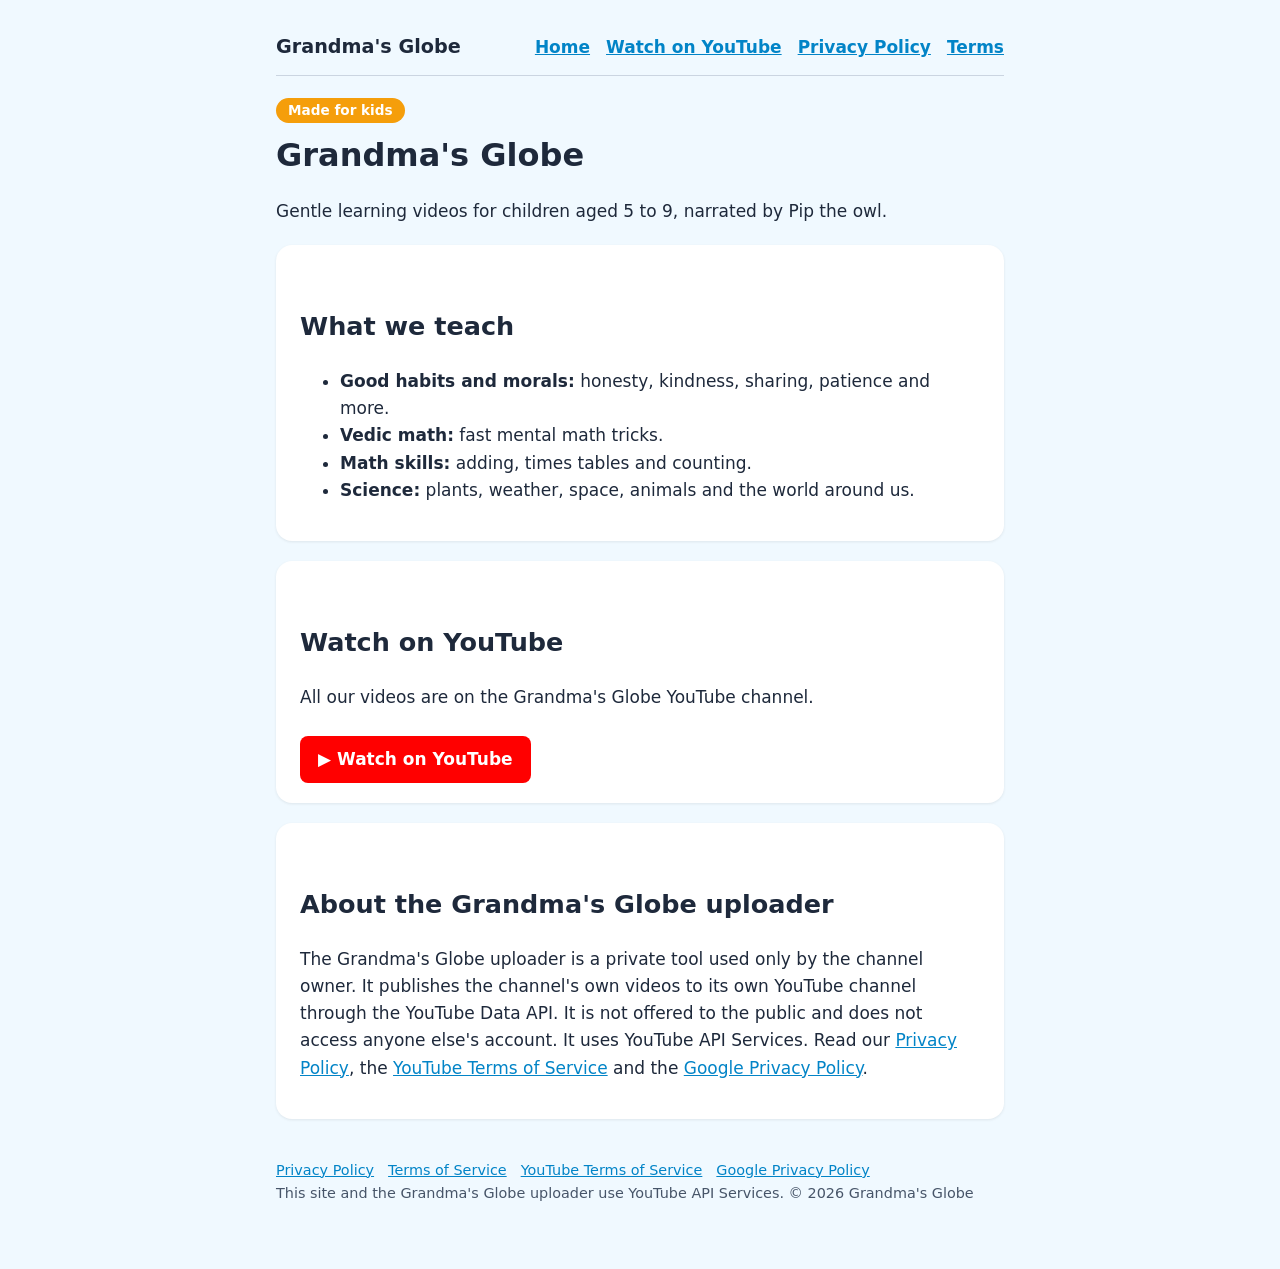
<file: index.html>
<!doctype html>
<html lang="en"><head><meta charset="utf-8"><meta name="viewport" content="width=device-width,initial-scale=1">
<meta name="google-site-verification" content="Mkrs5XOBzmWaY_bpuSrKv3P5To_vjNQARymyIQCG_Y0" />
<title>Grandma's Globe</title><meta name="description" content="Grandma's Globe: gentle learning videos for kids about good habits, Vedic math, math skills and science.">
<link rel="stylesheet" href="style.css"></head>
<body><main>
<header><span class="brand">Grandma's Globe</span><nav><a href="index.html">Home</a><a href="https://www.youtube.com/@grandmasglobe">Watch on YouTube</a><a href="privacy.html">Privacy Policy</a><a href="terms.html">Terms</a></nav></header>
<span class="badge">Made for kids</span>
<h1>Grandma's Globe</h1>
<p>Gentle learning videos for children aged 5 to 9, narrated by Pip the owl.</p>
<div class="card"><h2>What we teach</h2><ul>
<li><b>Good habits and morals:</b> honesty, kindness, sharing, patience and more.</li>
<li><b>Vedic math:</b> fast mental math tricks.</li>
<li><b>Math skills:</b> adding, times tables and counting.</li>
<li><b>Science:</b> plants, weather, space, animals and the world around us.</li></ul></div>
<div class="card"><h2>Watch on YouTube</h2><p>All our videos are on the Grandma's Globe YouTube channel.</p><a class="yt" href="https://www.youtube.com/@grandmasglobe">▶ Watch on YouTube</a></div>
<div class="card"><h2>About the Grandma's Globe uploader</h2><p>The Grandma's Globe uploader is a private tool used only by the channel owner. It publishes the channel's own videos to its own YouTube channel through the YouTube Data API. It is not offered to the public and does not access anyone else's account. It uses YouTube API Services. Read our <a href="privacy.html">Privacy Policy</a>, the <a href="https://www.youtube.com/t/terms">YouTube Terms of Service</a> and the <a href="https://policies.google.com/privacy">Google Privacy Policy</a>.</p></div>
<footer><a href="privacy.html">Privacy Policy</a><a href="terms.html">Terms of Service</a><a href="https://www.youtube.com/t/terms">YouTube Terms of Service</a><a href="https://policies.google.com/privacy">Google Privacy Policy</a><br>This site and the Grandma's Globe uploader use YouTube API Services. © 2026 Grandma's Globe</footer>
</main></body></html>
</file>
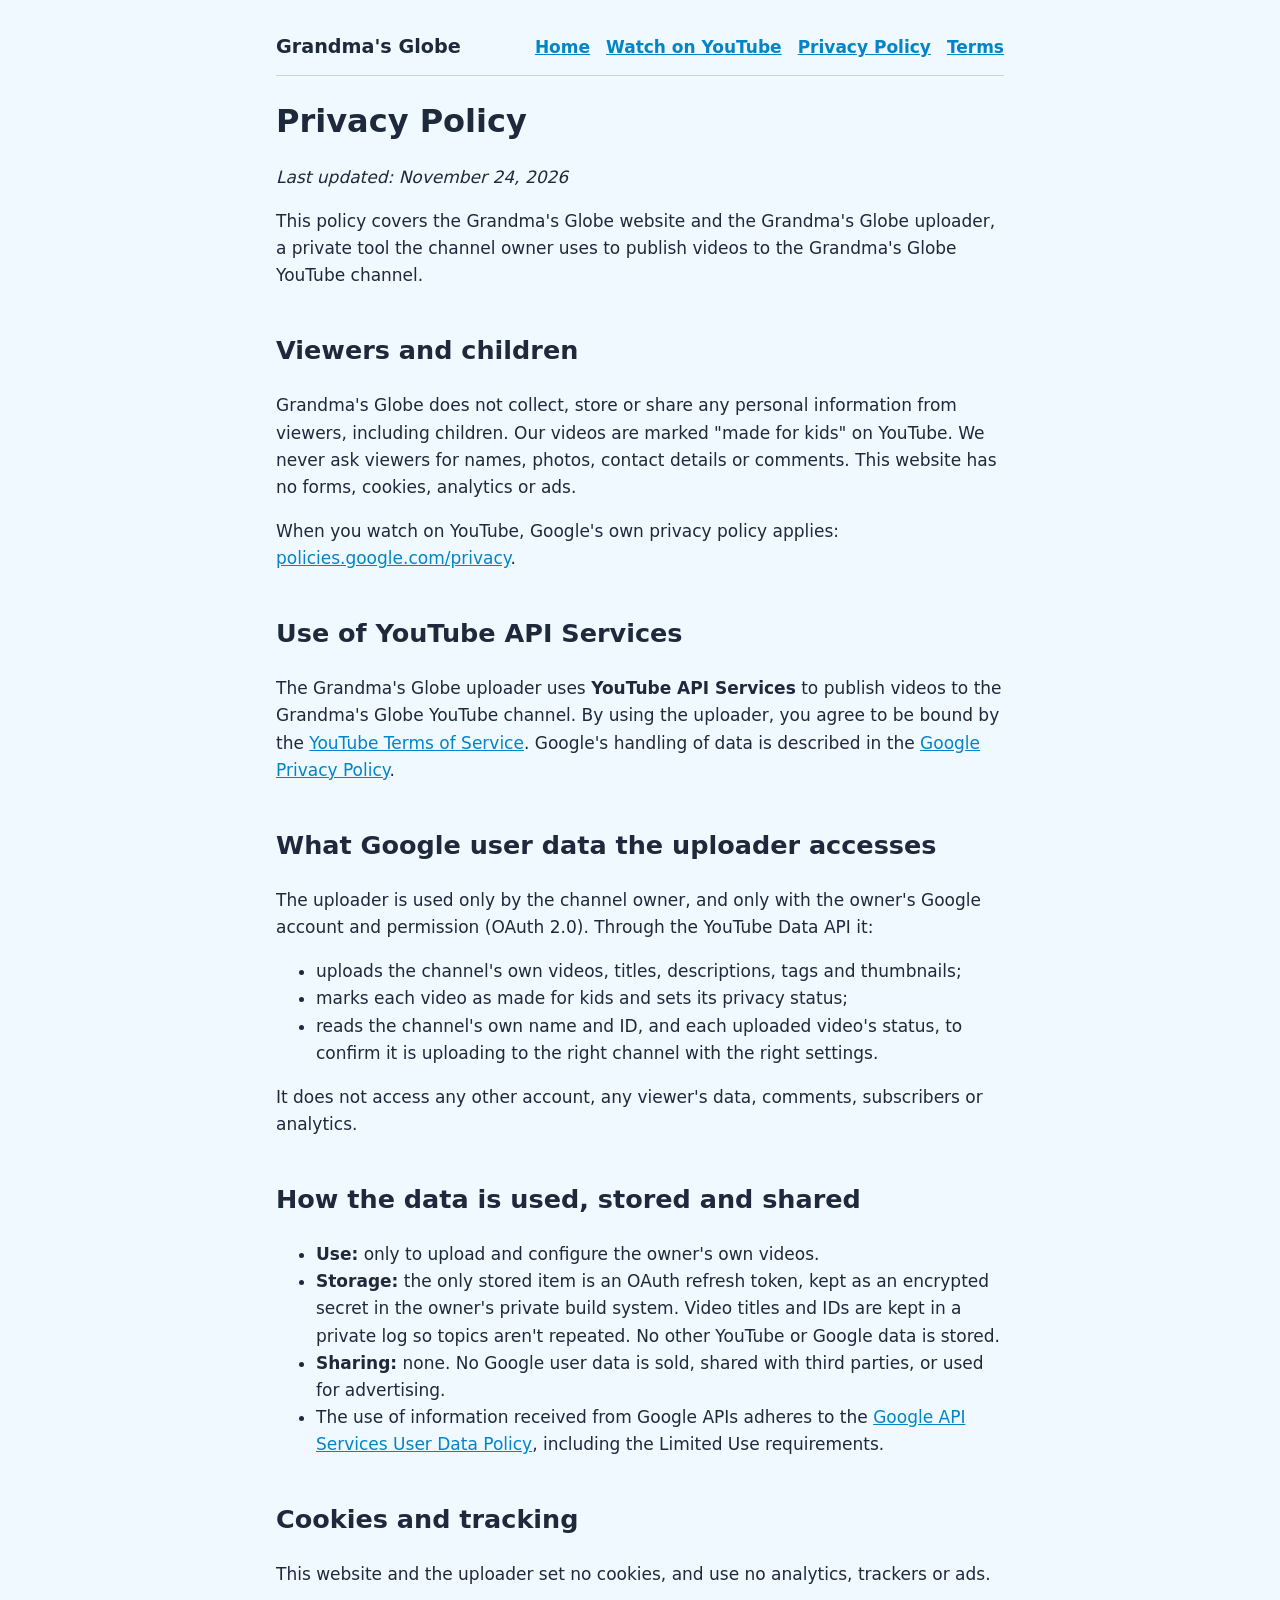
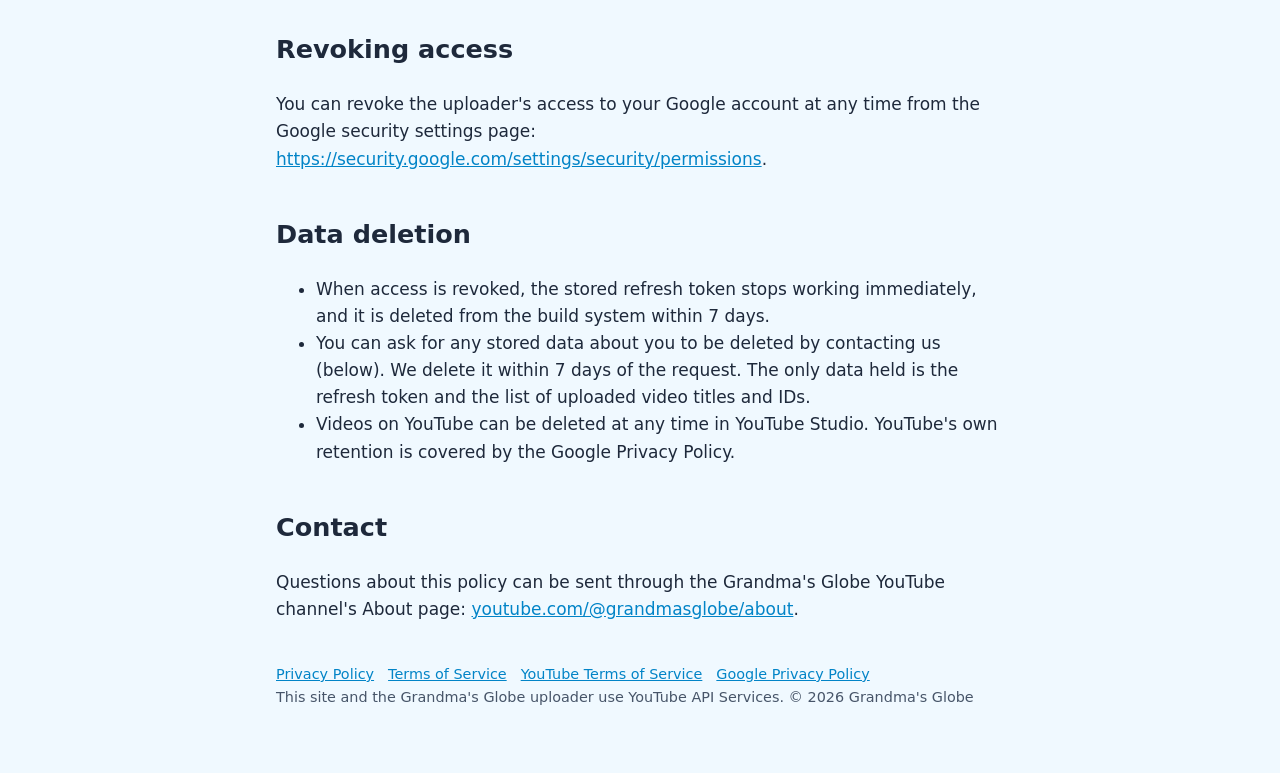
<file: privacy.html>
<!doctype html>
<html lang="en"><head><meta charset="utf-8"><meta name="viewport" content="width=device-width,initial-scale=1">
<title>Privacy Policy</title><link rel="stylesheet" href="style.css"></head>
<body><main>
<header><span class="brand">Grandma's Globe</span><nav><a href="index.html">Home</a><a href="https://www.youtube.com/@grandmasglobe">Watch on YouTube</a><a href="privacy.html">Privacy Policy</a><a href="terms.html">Terms</a></nav></header>
<h1>Privacy Policy</h1><p><i>Last updated: November 24, 2026</i></p>
<p>This policy covers the Grandma's Globe website and the Grandma's Globe uploader, a private tool the channel owner uses to publish videos to the Grandma's Globe YouTube channel.</p>
<h2>Viewers and children</h2>
<p>Grandma's Globe does not collect, store or share any personal information from viewers, including children. Our videos are marked "made for kids" on YouTube. We never ask viewers for names, photos, contact details or comments. This website has no forms, cookies, analytics or ads.</p>
<p>When you watch on YouTube, Google's own privacy policy applies: <a href="https://policies.google.com/privacy">policies.google.com/privacy</a>.</p>
<h2>Use of YouTube API Services</h2>
<p>The Grandma's Globe uploader uses <b>YouTube API Services</b> to publish videos to the Grandma's Globe YouTube channel. By using the uploader, you agree to be bound by the <a href="https://www.youtube.com/t/terms">YouTube Terms of Service</a>. Google's handling of data is described in the <a href="https://policies.google.com/privacy">Google Privacy Policy</a>.</p>
<h2>What Google user data the uploader accesses</h2>
<p>The uploader is used only by the channel owner, and only with the owner's Google account and permission (OAuth 2.0). Through the YouTube Data API it:</p>
<ul><li>uploads the channel's own videos, titles, descriptions, tags and thumbnails;</li>
<li>marks each video as made for kids and sets its privacy status;</li>
<li>reads the channel's own name and ID, and each uploaded video's status, to confirm it is uploading to the right channel with the right settings.</li></ul>
<p>It does not access any other account, any viewer's data, comments, subscribers or analytics.</p>
<h2>How the data is used, stored and shared</h2>
<ul><li><b>Use:</b> only to upload and configure the owner's own videos.</li>
<li><b>Storage:</b> the only stored item is an OAuth refresh token, kept as an encrypted secret in the owner's private build system. Video titles and IDs are kept in a private log so topics aren't repeated. No other YouTube or Google data is stored.</li>
<li><b>Sharing:</b> none. No Google user data is sold, shared with third parties, or used for advertising.</li>
<li>The use of information received from Google APIs adheres to the <a href="https://developers.google.com/terms/api-services-user-data-policy">Google API Services User Data Policy</a>, including the Limited Use requirements.</li></ul>
<h2>Cookies and tracking</h2>
<p>This website and the uploader set no cookies, and use no analytics, trackers or ads.</p>
<h2>Revoking access</h2>
<p>You can revoke the uploader's access to your Google account at any time from the Google security settings page: <a href="https://security.google.com/settings/security/permissions">https://security.google.com/settings/security/permissions</a>.</p>
<h2>Data deletion</h2>
<ul><li>When access is revoked, the stored refresh token stops working immediately, and it is deleted from the build system within 7 days.</li>
<li>You can ask for any stored data about you to be deleted by contacting us (below). We delete it within 7 days of the request. The only data held is the refresh token and the list of uploaded video titles and IDs.</li>
<li>Videos on YouTube can be deleted at any time in YouTube Studio. YouTube's own retention is covered by the Google Privacy Policy.</li></ul>
<h2>Contact</h2>
<p>Questions about this policy can be sent through the Grandma's Globe YouTube channel's About page: <a href="https://www.youtube.com/@grandmasglobe/about">youtube.com/@grandmasglobe/about</a>.</p>
<footer><a href="privacy.html">Privacy Policy</a><a href="terms.html">Terms of Service</a><a href="https://www.youtube.com/t/terms">YouTube Terms of Service</a><a href="https://policies.google.com/privacy">Google Privacy Policy</a><br>This site and the Grandma's Globe uploader use YouTube API Services. © 2026 Grandma's Globe</footer>
</main></body></html>
</file>
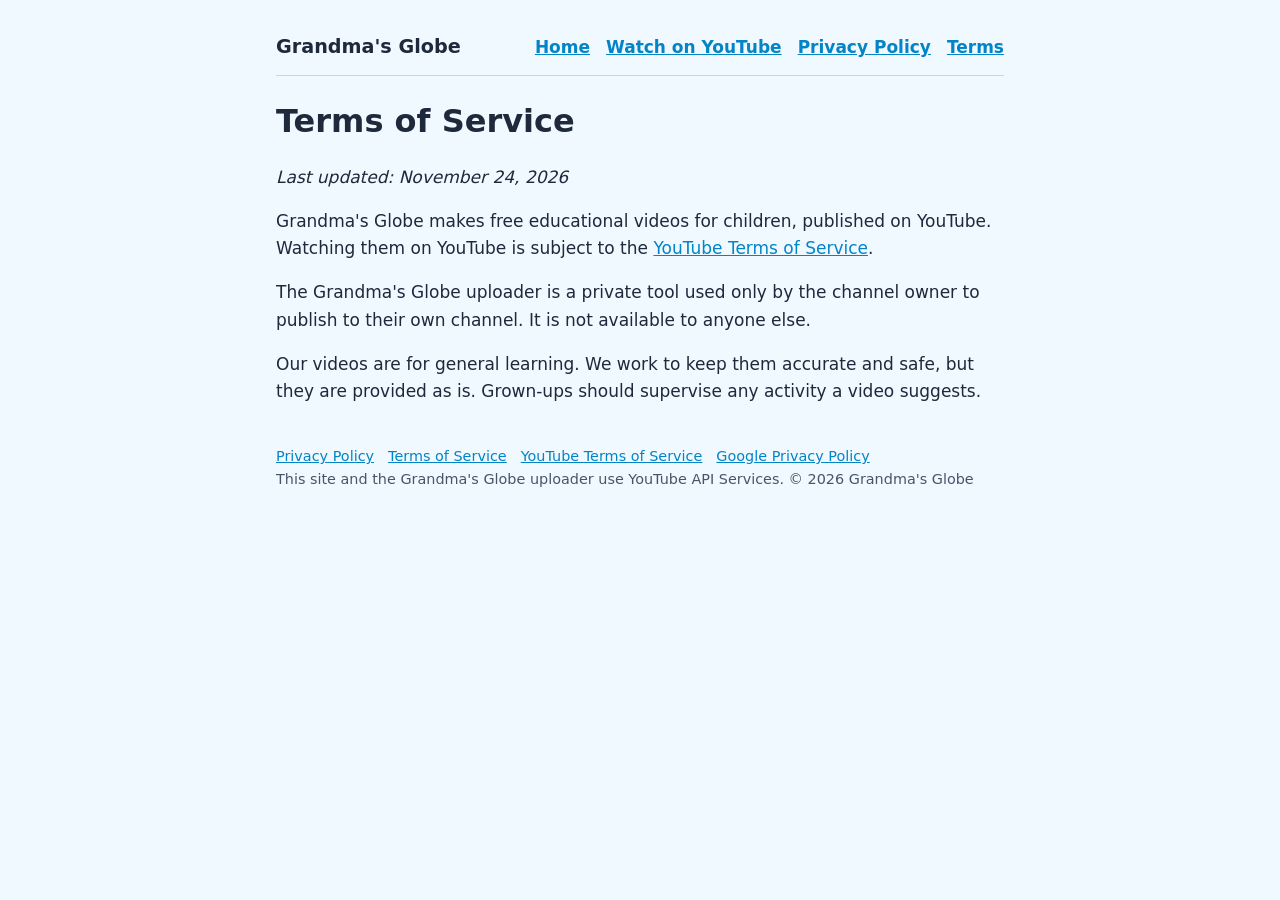
<file: terms.html>
<!doctype html>
<html lang="en"><head><meta charset="utf-8"><meta name="viewport" content="width=device-width,initial-scale=1">
<title>Terms of Service</title><link rel="stylesheet" href="style.css"></head>
<body><main>
<header><span class="brand">Grandma's Globe</span><nav><a href="index.html">Home</a><a href="https://www.youtube.com/@grandmasglobe">Watch on YouTube</a><a href="privacy.html">Privacy Policy</a><a href="terms.html">Terms</a></nav></header>
<h1>Terms of Service</h1><p><i>Last updated: November 24, 2026</i></p>
<p>Grandma's Globe makes free educational videos for children, published on YouTube. Watching them on YouTube is subject to the <a href="https://www.youtube.com/t/terms">YouTube Terms of Service</a>.</p>
<p>The Grandma's Globe uploader is a private tool used only by the channel owner to publish to their own channel. It is not available to anyone else.</p>
<p>Our videos are for general learning. We work to keep them accurate and safe, but they are provided as is. Grown-ups should supervise any activity a video suggests.</p>
<footer><a href="privacy.html">Privacy Policy</a><a href="terms.html">Terms of Service</a><a href="https://www.youtube.com/t/terms">YouTube Terms of Service</a><a href="https://policies.google.com/privacy">Google Privacy Policy</a><br>This site and the Grandma's Globe uploader use YouTube API Services. © 2026 Grandma's Globe</footer>
</main></body></html>
</file>
<file: style.css>
:root{--bg:#f0f9ff;--fg:#1e293b;--accent:#f59e0b;--card:#ffffff;--muted:#475569}
@media (prefers-color-scheme:dark){:root{--bg:#0f172a;--fg:#e2e8f0;--card:#1e293b;--muted:#94a3b8}}
*{box-sizing:border-box}body{margin:0;background:var(--bg);color:var(--fg);font:17px/1.6 system-ui,-apple-system,Segoe UI,Roboto,sans-serif}
main{max-width:760px;margin:0 auto;padding:32px 16px 64px}h1{font-size:2rem;margin:.2em 0}h2{margin-top:1.6em}
.card{background:var(--card);border-radius:16px;padding:20px 24px;margin:20px 0;box-shadow:0 1px 3px rgba(0,0,0,.08)}
a{color:#0284c7}footer{margin-top:40px;color:var(--muted);font-size:.9rem}nav a{margin-right:16px}
.badge{display:inline-block;background:var(--accent);color:#fff;border-radius:999px;padding:2px 12px;font-weight:600;font-size:.85rem}
header{display:flex;justify-content:space-between;align-items:center;flex-wrap:wrap;gap:12px;padding-bottom:12px;border-bottom:1px solid #cbd5e1;margin-bottom:20px}
header .brand{font-weight:800;font-size:1.2rem}header nav a{margin-left:16px;margin-right:0;font-weight:600}
.yt{display:inline-block;background:#ff0000;color:#fff !important;text-decoration:none;font-weight:700;border-radius:8px;padding:10px 18px;margin-top:8px}
footer a{margin-right:14px}
</file>
